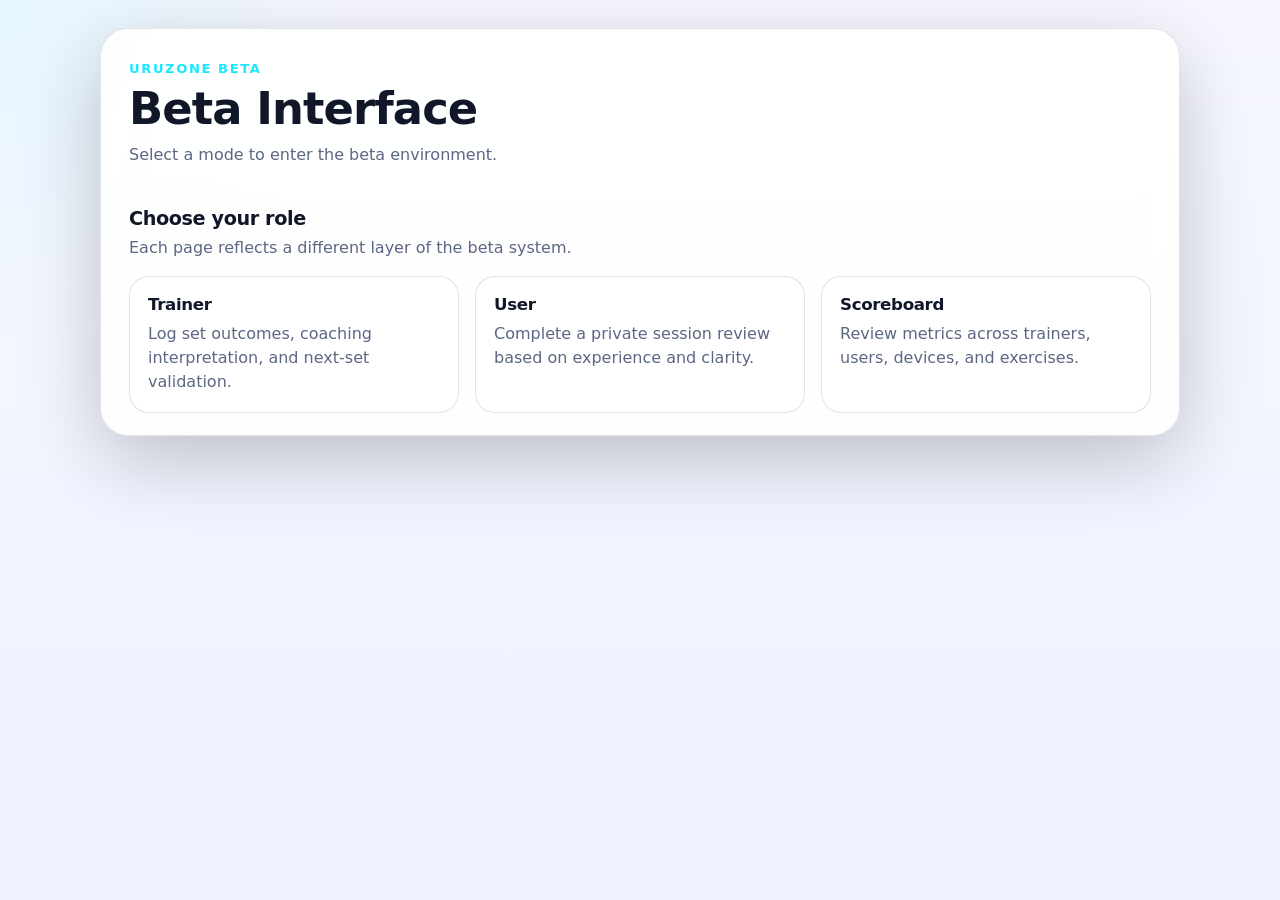
<file: index.html>
<!DOCTYPE html>
<html lang="en">
<head>
  <meta charset="UTF-8" />
  <meta name="viewport" content="width=device-width, initial-scale=1.0" />
  <title>URUzone Beta</title>
  <link rel="stylesheet" href="style.css" />
</head>
<body class="page page-scoreboard">
  <main class="page-shell">
    <section class="app-card">
      <header class="page-header">
        <p class="eyebrow">URUzone Beta</p>
        <h1>Beta Interface</h1>
        <p class="intro">
          Select a mode to enter the beta environment.
        </p>
      </header>

      <section class="section">
        <div class="section-heading">
          <h2>Choose your role</h2>
          <p>Each page reflects a different layer of the beta system.</p>
        </div>

        <div class="card-grid card-grid-3">
          <!-- Trainer -->
          <a href="trainer.html" class="option-card link-card">
            <h3>Trainer</h3>
            <p>
              Log set outcomes, coaching interpretation, and next-set validation.
            </p>
          </a>

          <!-- User -->
          <a href="user.html" class="option-card link-card">
            <h3>User</h3>
            <p>
              Complete a private session review based on experience and clarity.
            </p>
          </a>

          <!-- Scoreboard -->
          <a href="scoreboard.html" class="option-card link-card">
            <h3>Scoreboard</h3>
            <p>
              Review metrics across trainers, users, devices, and exercises.
            </p>
          </a>
        </div>
      </section>
    </section>
  </main>
</body>
</html>
</file>
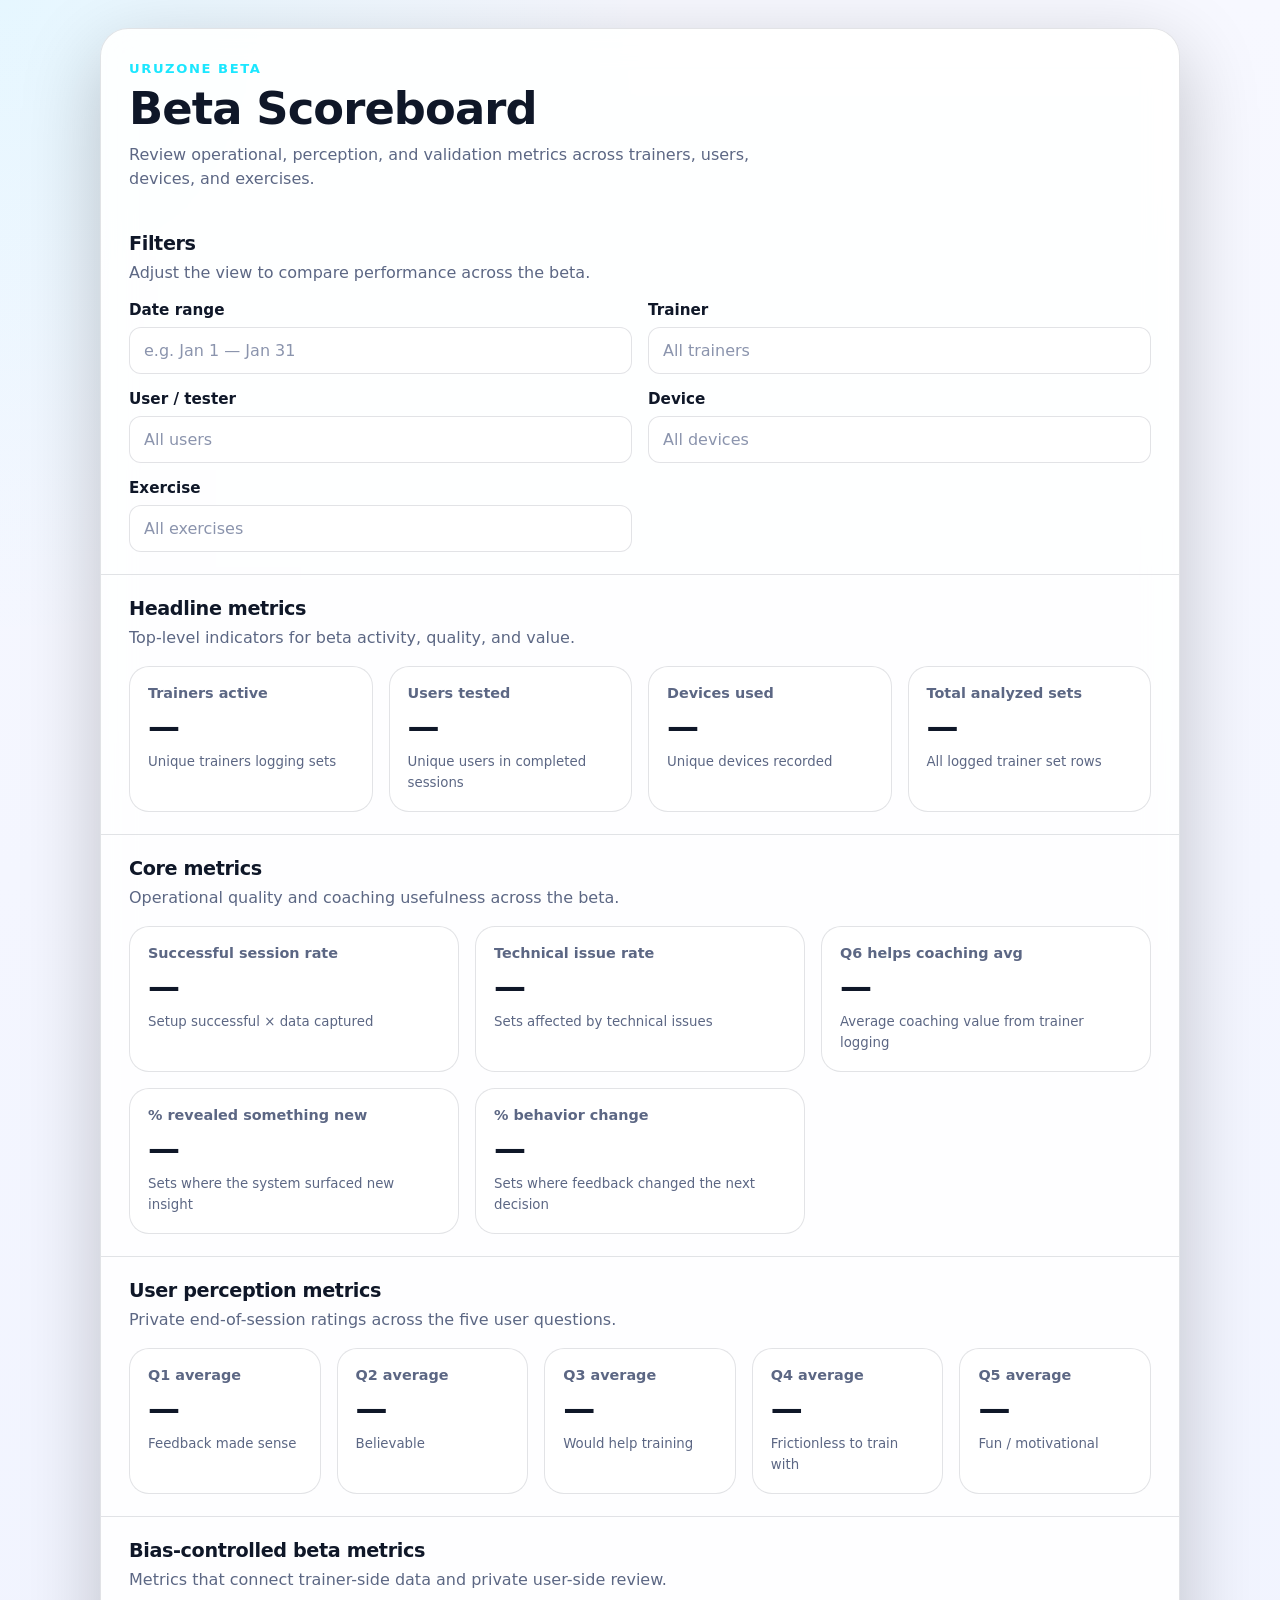
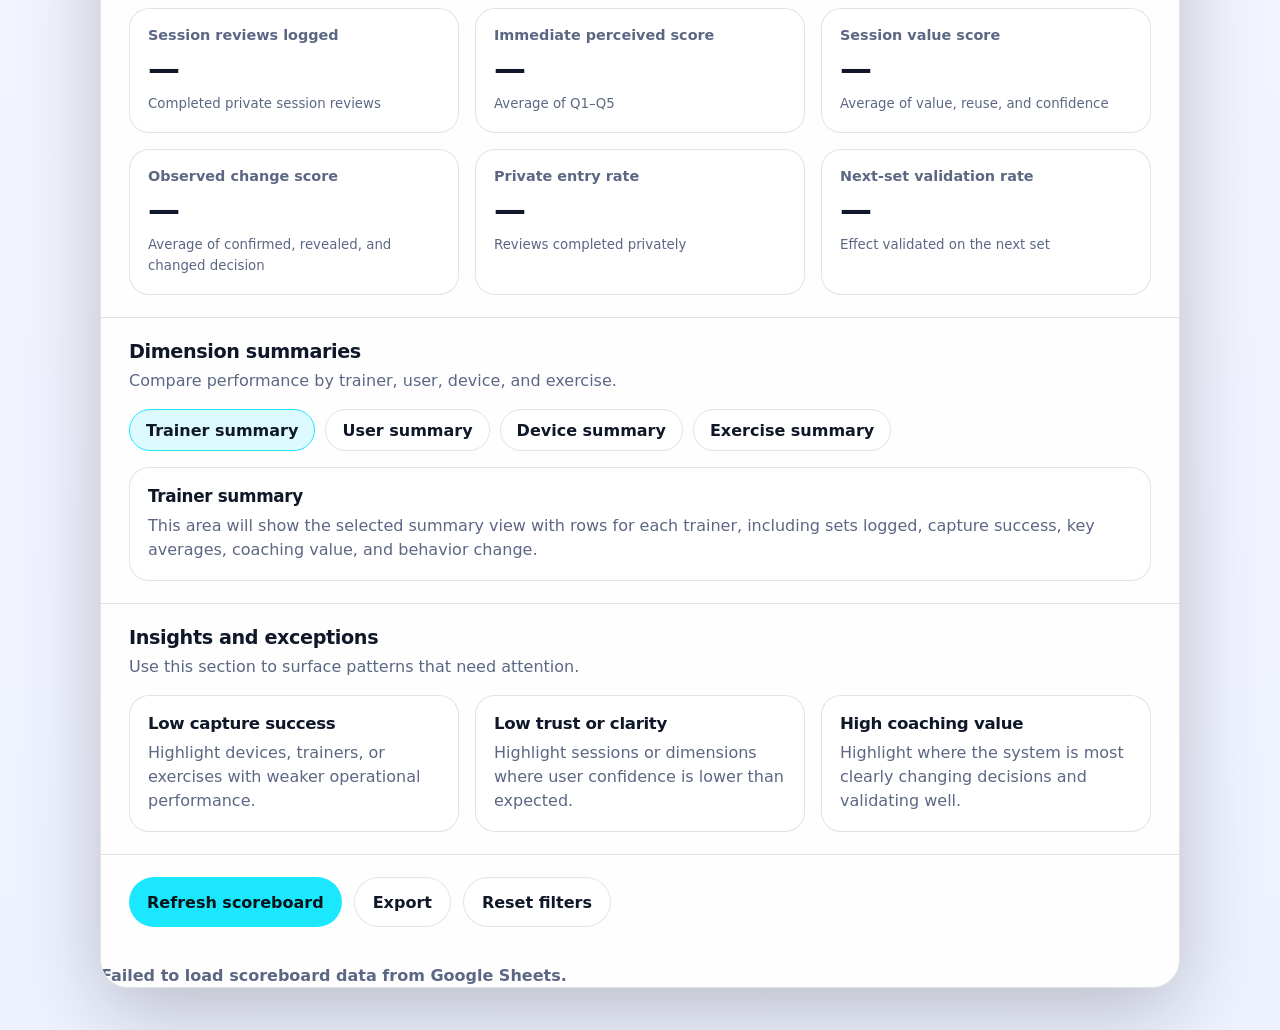
<file: scoreboard.html>
<!DOCTYPE html>
<html lang="en">
<head>
  <meta charset="UTF-8" />
  <meta name="viewport" content="width=device-width, initial-scale=1.0" />
  <title>URUzone Beta — Scoreboard</title>
  <link rel="stylesheet" href="style.css" />
</head>
<body class="page page-scoreboard">
  <main class="page-shell">
    <section class="app-card">
      <header class="page-header">
        <p class="eyebrow">URUzone Beta</p>
        <h1>Beta Scoreboard</h1>
        <p class="intro">
          Review operational, perception, and validation metrics across trainers,
          users, devices, and exercises.
        </p>
      </header>

      <!-- 1. Filters -->
      <section class="section">
        <div class="section-heading">
          <h2>Filters</h2>
          <p>Adjust the view to compare performance across the beta.</p>
        </div>

        <div class="form-grid form-grid-2">
          <div class="field">
            <label for="dateRange">Date range</label>
            <input id="dateRange" name="dateRange" type="text" placeholder="e.g. Jan 1 — Jan 31" />
          </div>

          <div class="field">
            <label for="trainerFilter">Trainer</label>
            <input id="trainerFilter" name="trainerFilter" type="text" placeholder="All trainers" />
          </div>

          <div class="field">
            <label for="userFilter">User / tester</label>
            <input id="userFilter" name="userFilter" type="text" placeholder="All users" />
          </div>

          <div class="field">
            <label for="deviceFilter">Device</label>
            <input id="deviceFilter" name="deviceFilter" type="text" placeholder="All devices" />
          </div>

          <div class="field">
            <label for="exerciseFilter">Exercise</label>
            <input id="exerciseFilter" name="exerciseFilter" type="text" placeholder="All exercises" />
          </div>
        </div>
      </section>

      <!-- 2. KPI strip -->
      <section class="section">
        <div class="section-heading">
          <h2>Headline metrics</h2>
          <p>Top-level indicators for beta activity, quality, and value.</p>
        </div>

        <div class="summary-grid summary-grid-4">
          <article class="summary-card">
            <span class="summary-label">Trainers active</span>
            <strong>—</strong>
            <small>Unique trainers logging sets</small>
          </article>

          <article class="summary-card">
            <span class="summary-label">Users tested</span>
            <strong>—</strong>
            <small>Unique users in completed sessions</small>
          </article>

          <article class="summary-card">
            <span class="summary-label">Devices used</span>
            <strong>—</strong>
            <small>Unique devices recorded</small>
          </article>

          <article class="summary-card">
            <span class="summary-label">Total analyzed sets</span>
            <strong>—</strong>
            <small>All logged trainer set rows</small>
          </article>
        </div>
      </section>

      <!-- 3. Core metrics -->
      <section class="section">
        <div class="section-heading">
          <h2>Core metrics</h2>
          <p>Operational quality and coaching usefulness across the beta.</p>
        </div>

        <div class="summary-grid summary-grid-3">
          <article class="summary-card">
            <span class="summary-label">Successful session rate</span>
            <strong>—</strong>
            <small>Setup successful × data captured</small>
          </article>

          <article class="summary-card">
            <span class="summary-label">Technical issue rate</span>
            <strong>—</strong>
            <small>Sets affected by technical issues</small>
          </article>

          <article class="summary-card">
            <span class="summary-label">Q6 helps coaching avg</span>
            <strong>—</strong>
            <small>Average coaching value from trainer logging</small>
          </article>

          <article class="summary-card">
            <span class="summary-label">% revealed something new</span>
            <strong>—</strong>
            <small>Sets where the system surfaced new insight</small>
          </article>

          <article class="summary-card">
            <span class="summary-label">% behavior change</span>
            <strong>—</strong>
            <small>Sets where feedback changed the next decision</small>
          </article>
        </div>
      </section>

      <!-- 4. User perception metrics -->
      <section class="section">
        <div class="section-heading">
          <h2>User perception metrics</h2>
          <p>Private end-of-session ratings across the five user questions.</p>
        </div>

        <div class="summary-grid summary-grid-5">
          <article class="summary-card">
            <span class="summary-label">Q1 average</span>
            <strong>—</strong>
            <small>Feedback made sense</small>
          </article>

          <article class="summary-card">
            <span class="summary-label">Q2 average</span>
            <strong>—</strong>
            <small>Believable</small>
          </article>

          <article class="summary-card">
            <span class="summary-label">Q3 average</span>
            <strong>—</strong>
            <small>Would help training</small>
          </article>

          <article class="summary-card">
            <span class="summary-label">Q4 average</span>
            <strong>—</strong>
            <small>Frictionless to train with</small>
          </article>

          <article class="summary-card">
            <span class="summary-label">Q5 average</span>
            <strong>—</strong>
            <small>Fun / motivational</small>
          </article>
        </div>
      </section>

      <!-- 5. Bias-controlled beta metrics -->
      <section class="section">
        <div class="section-heading">
          <h2>Bias-controlled beta metrics</h2>
          <p>Metrics that connect trainer-side data and private user-side review.</p>
        </div>

        <div class="summary-grid summary-grid-3">
          <article class="summary-card">
            <span class="summary-label">Session reviews logged</span>
            <strong>—</strong>
            <small>Completed private session reviews</small>
          </article>

          <article class="summary-card">
            <span class="summary-label">Immediate perceived score</span>
            <strong>—</strong>
            <small>Average of Q1–Q5</small>
          </article>

          <article class="summary-card">
            <span class="summary-label">Session value score</span>
            <strong>—</strong>
            <small>Average of value, reuse, and confidence</small>
          </article>

          <article class="summary-card">
            <span class="summary-label">Observed change score</span>
            <strong>—</strong>
            <small>Average of confirmed, revealed, and changed decision</small>
          </article>

          <article class="summary-card">
            <span class="summary-label">Private entry rate</span>
            <strong>—</strong>
            <small>Reviews completed privately</small>
          </article>

          <article class="summary-card">
            <span class="summary-label">Next-set validation rate</span>
            <strong>—</strong>
            <small>Effect validated on the next set</small>
          </article>
        </div>
      </section>

      <!-- 6. Summary tabs / sections -->
      <section class="section">
        <div class="section-heading">
          <h2>Dimension summaries</h2>
          <p>Compare performance by trainer, user, device, and exercise.</p>
        </div>

        <div class="tab-row">
          <button type="button" class="tab-btn active">Trainer summary</button>
          <button type="button" class="tab-btn">User summary</button>
          <button type="button" class="tab-btn">Device summary</button>
          <button type="button" class="tab-btn">Exercise summary</button>
        </div>

        <div class="table-card top-gap">
          <div class="table-placeholder">
            <h3>Trainer summary</h3>
            <p>
              This area will show the selected summary view with rows for each trainer,
              including sets logged, capture success, key averages, coaching value,
              and behavior change.
            </p>
          </div>
        </div>
      </section>

      <!-- 7. Insights / exceptions -->
      <section class="section">
        <div class="section-heading">
          <h2>Insights and exceptions</h2>
          <p>Use this section to surface patterns that need attention.</p>
        </div>

        <div class="card-grid card-grid-3">
          <article class="option-card">
            <h3>Low capture success</h3>
            <p>Highlight devices, trainers, or exercises with weaker operational performance.</p>
          </article>

          <article class="option-card">
            <h3>Low trust or clarity</h3>
            <p>Highlight sessions or dimensions where user confidence is lower than expected.</p>
          </article>

          <article class="option-card">
            <h3>High coaching value</h3>
            <p>Highlight where the system is most clearly changing decisions and validating well.</p>
          </article>
        </div>
      </section>

      <!-- 8. Actions -->
      <section class="section action-row">
        <button type="button" class="primary-btn">Refresh scoreboard</button>
        <button type="button" class="secondary-btn">Export</button>
        <button type="button" class="ghost-btn">Reset filters</button>
      </section>
    </section>
  </main>

  <script src="scoreboard.js"></script>
</body>
</html>
</file>
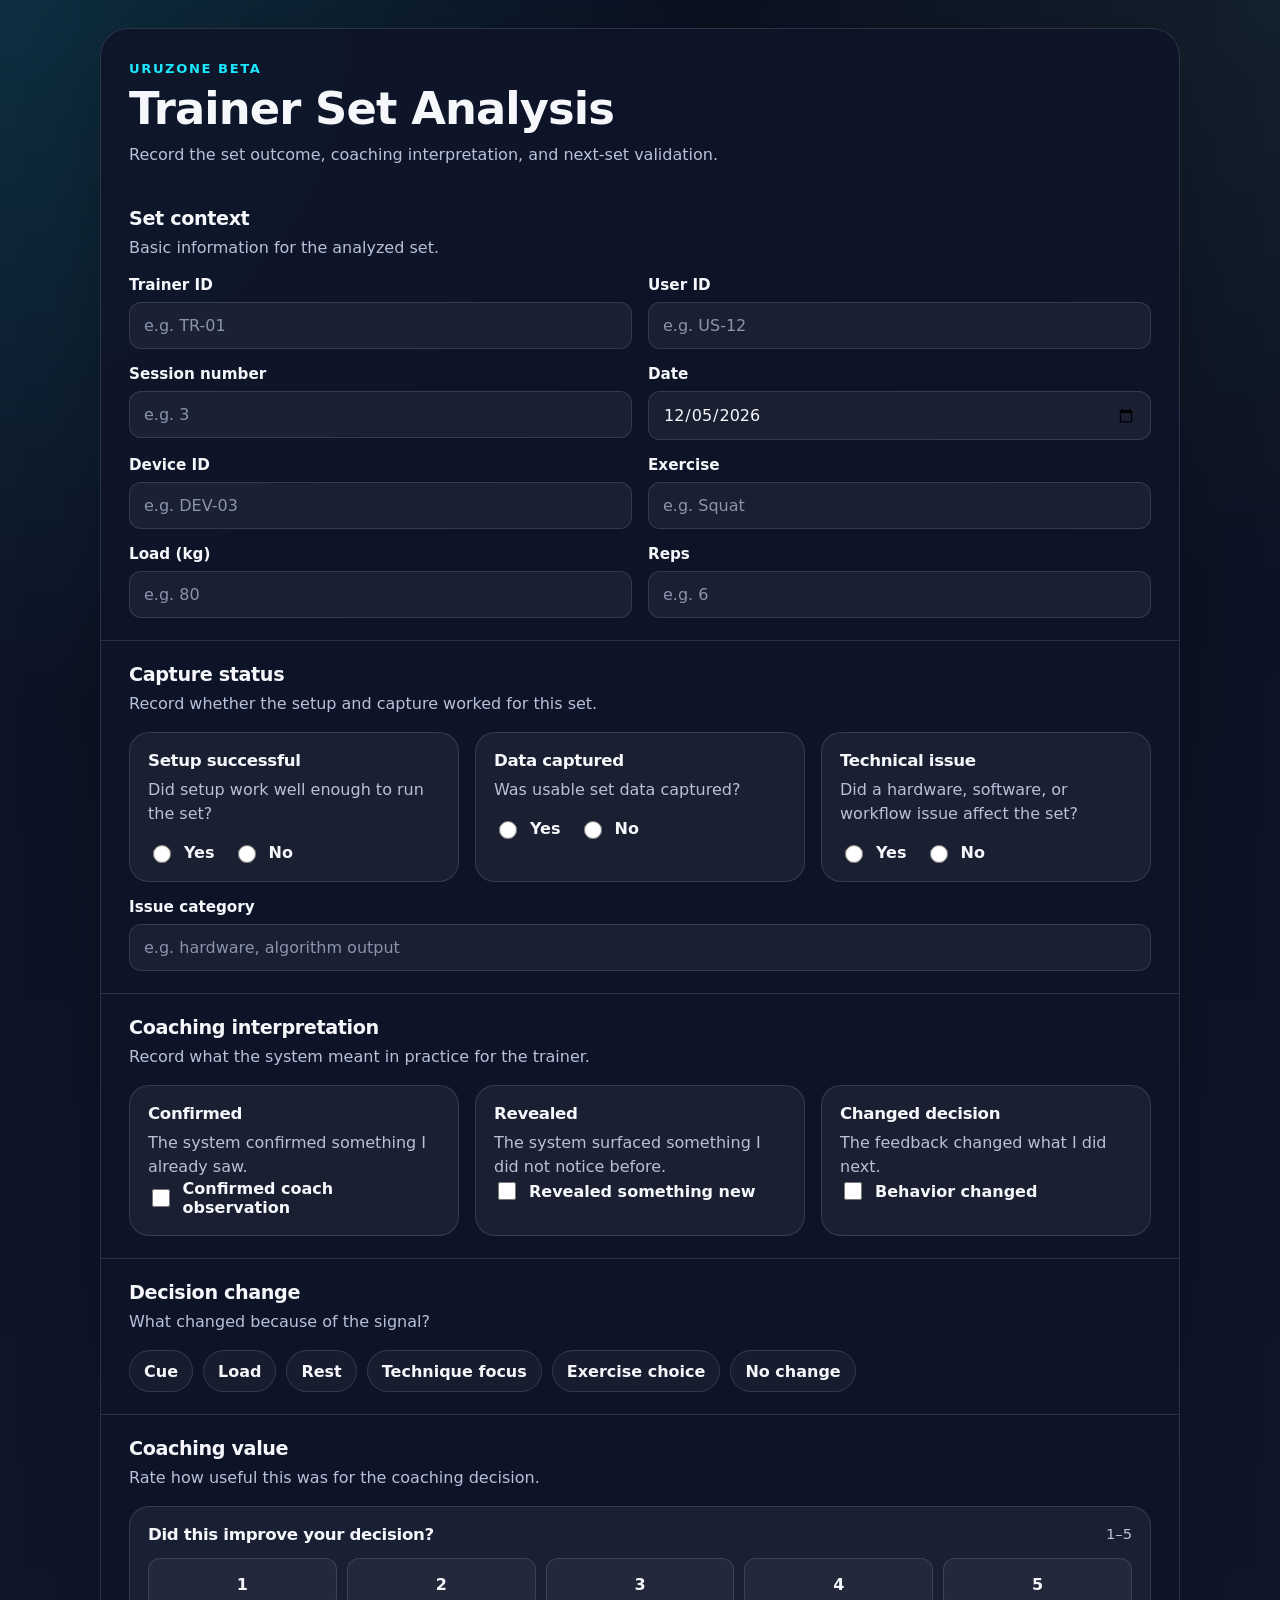
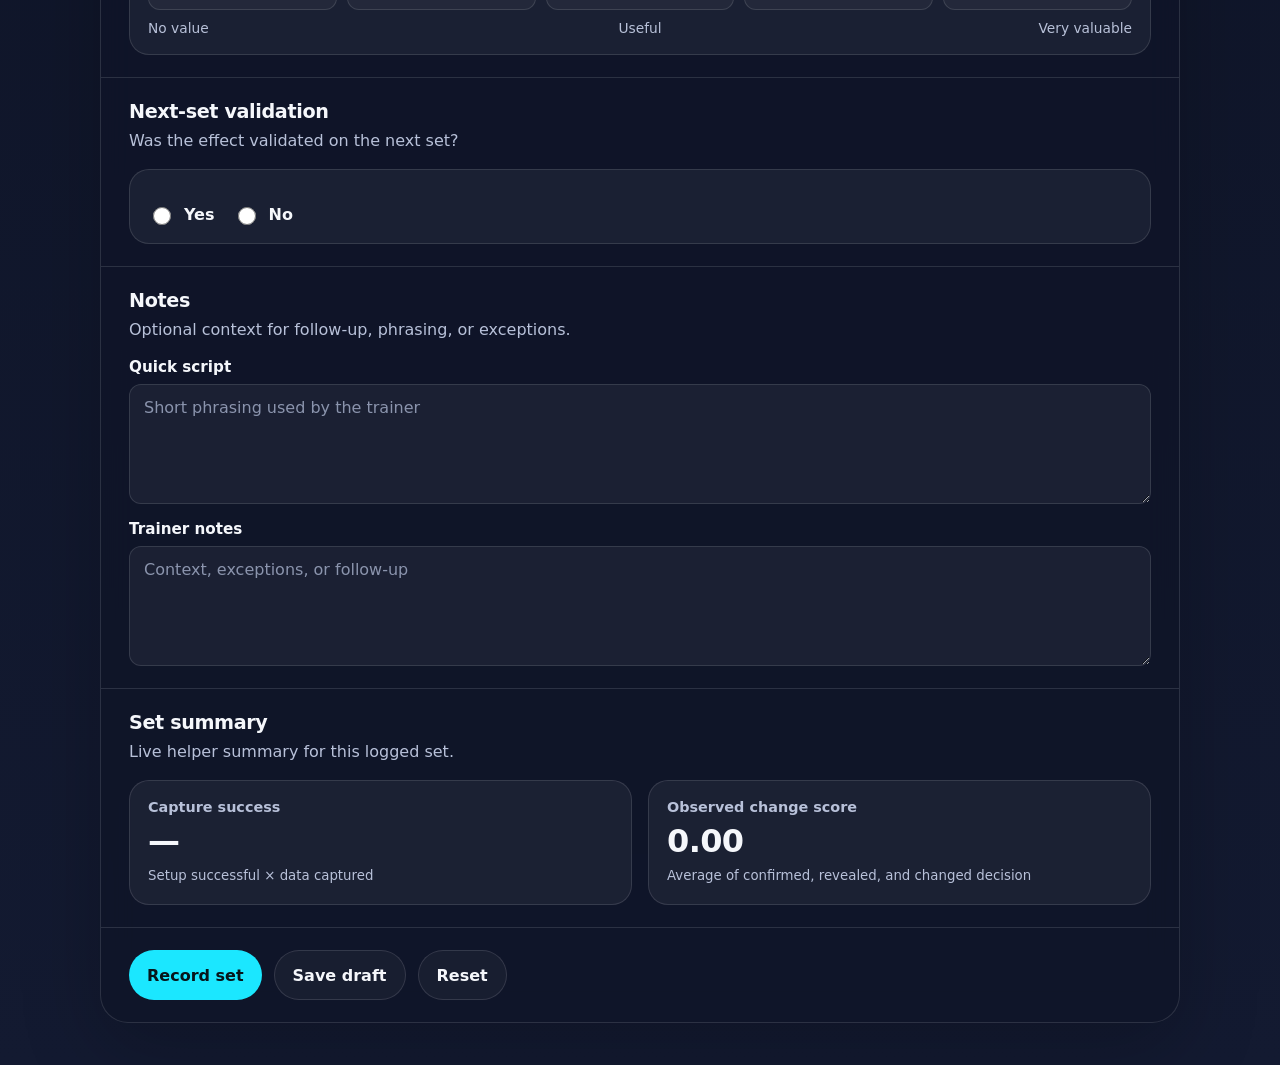
<file: trainer.html>
<!DOCTYPE html>
<html lang="en">
<head>
  <meta charset="UTF-8" />
  <meta name="viewport" content="width=device-width, initial-scale=1.0" />
  <title>URUzone Beta — Trainer Set Analysis</title>
  <link rel="stylesheet" href="style.css" />
</head>
<body class="page page-trainer">
  <main class="page-shell">
    <section class="app-card">
      <header class="page-header">
        <p class="eyebrow">URUzone Beta</p>
        <h1>Trainer Set Analysis</h1>
        <p class="intro">
          Record the set outcome, coaching interpretation, and next-set validation.
        </p>
      </header>

      <form id="trainerForm" novalidate>
        <!-- 1. Set context -->
        <section class="section">
          <div class="section-heading">
            <h2>Set context</h2>
            <p>Basic information for the analyzed set.</p>
          </div>

          <div class="form-grid form-grid-2">
            <div class="field">
              <label for="trainerId">Trainer ID</label>
              <input id="trainerId" name="trainerId" type="text" placeholder="e.g. TR-01" />
            </div>

            <div class="field">
              <label for="userId">User ID</label>
              <input id="userId" name="userId" type="text" placeholder="e.g. US-12" />
            </div>

            <div class="field">
              <label for="sessionNumber">Session number</label>
              <input id="sessionNumber" name="sessionNumber" type="number" min="1" step="1" placeholder="e.g. 3" />
            </div>

            <div class="field">
              <label for="sessionDate">Date</label>
              <input id="sessionDate" name="sessionDate" type="date" />
            </div>

            <div class="field">
              <label for="deviceId">Device ID</label>
              <input id="deviceId" name="deviceId" type="text" placeholder="e.g. DEV-03" />
            </div>

            <div class="field">
              <label for="exercise">Exercise</label>
              <input id="exercise" name="exercise" type="text" placeholder="e.g. Squat" />
            </div>

            <div class="field">
              <label for="loadKg">Load (kg)</label>
              <input id="loadKg" name="loadKg" type="number" min="0" step="1" placeholder="e.g. 80" />
            </div>

            <div class="field">
              <label for="reps">Reps</label>
              <input id="reps" name="reps" type="number" min="1" step="1" placeholder="e.g. 6" />
            </div>
          </div>
        </section>

        <!-- 2. Capture status -->
        <section class="section">
          <div class="section-heading">
            <h2>Capture status</h2>
            <p>Record whether the setup and capture worked for this set.</p>
          </div>

          <div class="card-grid card-grid-3">
            <article class="option-card">
              <h3>Setup successful</h3>
              <p>Did setup work well enough to run the set?</p>
              <div class="inline-options">
                <label><input type="radio" name="setupSuccessful" value="1" /> Yes</label>
                <label><input type="radio" name="setupSuccessful" value="0" /> No</label>
              </div>
            </article>

            <article class="option-card">
              <h3>Data captured</h3>
              <p>Was usable set data captured?</p>
              <div class="inline-options">
                <label><input type="radio" name="dataCaptured" value="1" /> Yes</label>
                <label><input type="radio" name="dataCaptured" value="0" /> No</label>
              </div>
            </article>

            <article class="option-card">
              <h3>Technical issue</h3>
              <p>Did a hardware, software, or workflow issue affect the set?</p>
              <div class="inline-options">
                <label><input type="radio" name="technicalIssue" value="1" /> Yes</label>
                <label><input type="radio" name="technicalIssue" value="0" /> No</label>
              </div>
            </article>
          </div>

          <div class="form-grid form-grid-1 top-gap">
            <div class="field">
              <label for="issueCategory">Issue category</label>
              <input id="issueCategory" name="issueCategory" type="text" placeholder="e.g. hardware, algorithm output" />
            </div>
          </div>
        </section>

        <!-- 3. Coaching interpretation -->
        <section class="section">
          <div class="section-heading">
            <h2>Coaching interpretation</h2>
            <p>Record what the system meant in practice for the trainer.</p>
          </div>

          <div class="card-grid card-grid-3">
            <article class="option-card">
              <h3>Confirmed</h3>
              <p>The system confirmed something I already saw.</p>
              <label class="checkbox-row">
                <input id="confirmedObservation" name="confirmedObservation" type="checkbox" />
                <span>Confirmed coach observation</span>
              </label>
            </article>

            <article class="option-card">
              <h3>Revealed</h3>
              <p>The system surfaced something I did not notice before.</p>
              <label class="checkbox-row">
                <input id="revealedSomethingNew" name="revealedSomethingNew" type="checkbox" />
                <span>Revealed something new</span>
              </label>
            </article>

            <article class="option-card">
              <h3>Changed decision</h3>
              <p>The feedback changed what I did next.</p>
              <label class="checkbox-row">
                <input id="behaviorChange" name="behaviorChange" type="checkbox" />
                <span>Behavior changed</span>
              </label>
            </article>
          </div>
        </section>

        <!-- 4. Decision change -->
        <section class="section">
          <div class="section-heading">
            <h2>Decision change</h2>
            <p>What changed because of the signal?</p>
          </div>

          <div class="chip-group">
            <label class="chip-option">
              <input type="checkbox" name="decisionChange" value="cue" />
              <span>Cue</span>
            </label>

            <label class="chip-option">
              <input type="checkbox" name="decisionChange" value="load" />
              <span>Load</span>
            </label>

            <label class="chip-option">
              <input type="checkbox" name="decisionChange" value="rest" />
              <span>Rest</span>
            </label>

            <label class="chip-option">
              <input type="checkbox" name="decisionChange" value="techniqueFocus" />
              <span>Technique focus</span>
            </label>

            <label class="chip-option">
              <input type="checkbox" name="decisionChange" value="exerciseChoice" />
              <span>Exercise choice</span>
            </label>

            <label class="chip-option">
              <input type="checkbox" name="decisionChange" value="noChange" />
              <span>No change</span>
            </label>
          </div>
        </section>

        <!-- 5. Coaching value -->
        <section class="section">
          <div class="section-heading">
            <h2>Coaching value</h2>
            <p>Rate how useful this was for the coaching decision.</p>
          </div>

          <div class="question-card">
            <div class="question-head">
              <h3>Did this improve your decision?</h3>
              <span class="selected-value">1–5</span>
            </div>

            <div class="scale-group">
              <label class="scale-option"><input type="radio" name="coachingValue" value="1" /> <span>1</span></label>
              <label class="scale-option"><input type="radio" name="coachingValue" value="2" /> <span>2</span></label>
              <label class="scale-option"><input type="radio" name="coachingValue" value="3" /> <span>3</span></label>
              <label class="scale-option"><input type="radio" name="coachingValue" value="4" /> <span>4</span></label>
              <label class="scale-option"><input type="radio" name="coachingValue" value="5" /> <span>5</span></label>
            </div>

            <div class="scale-labels">
              <span>No value</span>
              <span>Useful</span>
              <span>Very valuable</span>
            </div>
          </div>
        </section>

        <!-- 6. Next-set validation -->
        <section class="section">
          <div class="section-heading">
            <h2>Next-set validation</h2>
            <p>Was the effect validated on the next set?</p>
          </div>

          <div class="option-card">
            <div class="inline-options">
              <label><input type="radio" name="validatedNextSet" value="1" /> Yes</label>
              <label><input type="radio" name="validatedNextSet" value="0" /> No</label>
            </div>
          </div>
        </section>

        <!-- 7. Notes -->
        <section class="section">
          <div class="section-heading">
            <h2>Notes</h2>
            <p>Optional context for follow-up, phrasing, or exceptions.</p>
          </div>

          <div class="form-grid form-grid-1">
            <div class="field">
              <label for="quickScript">Quick script</label>
              <textarea id="quickScript" name="quickScript" rows="3" placeholder="Short phrasing used by the trainer"></textarea>
            </div>

            <div class="field">
              <label for="trainerNotes">Trainer notes</label>
              <textarea id="trainerNotes" name="trainerNotes" rows="4" placeholder="Context, exceptions, or follow-up"></textarea>
            </div>
          </div>
        </section>

        <!-- 8. Summary -->
        <section class="section">
          <div class="section-heading">
            <h2>Set summary</h2>
            <p>Live helper summary for this logged set.</p>
          </div>

          <div class="summary-grid">
            <article class="summary-card">
              <span class="summary-label">Capture success</span>
              <strong>—</strong>
              <small>Setup successful × data captured</small>
            </article>

            <article class="summary-card">
              <span class="summary-label">Observed change score</span>
              <strong>—</strong>
              <small>Average of confirmed, revealed, and changed decision</small>
            </article>
          </div>
        </section>

        <!-- 9. Actions -->
        <section class="section action-row">
          <button type="submit" class="primary-btn">Record set</button>
          <button type="button" class="secondary-btn">Save draft</button>
          <button type="reset" class="ghost-btn">Reset</button>
        </section>
      </form>
    </section>
  </main>

  <script src="trainer.js"></script>
</body>
</html>
</file>
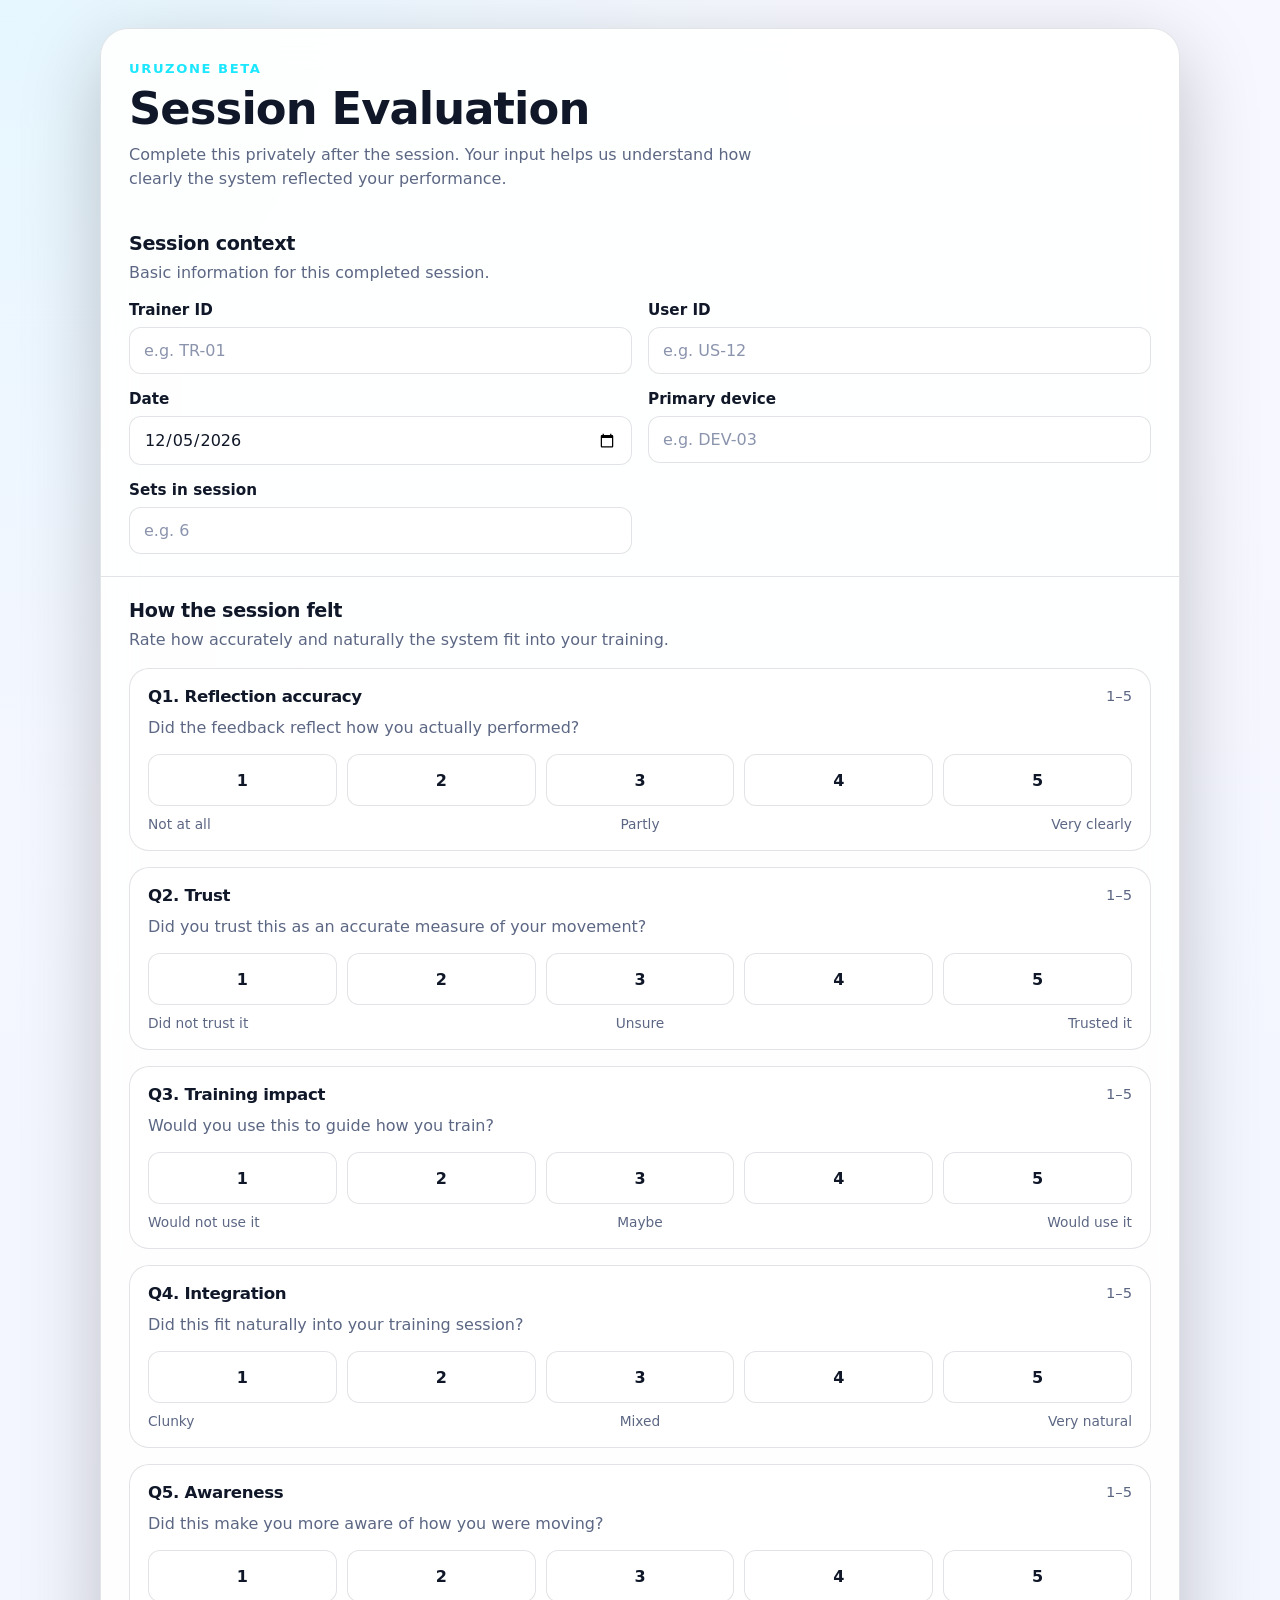
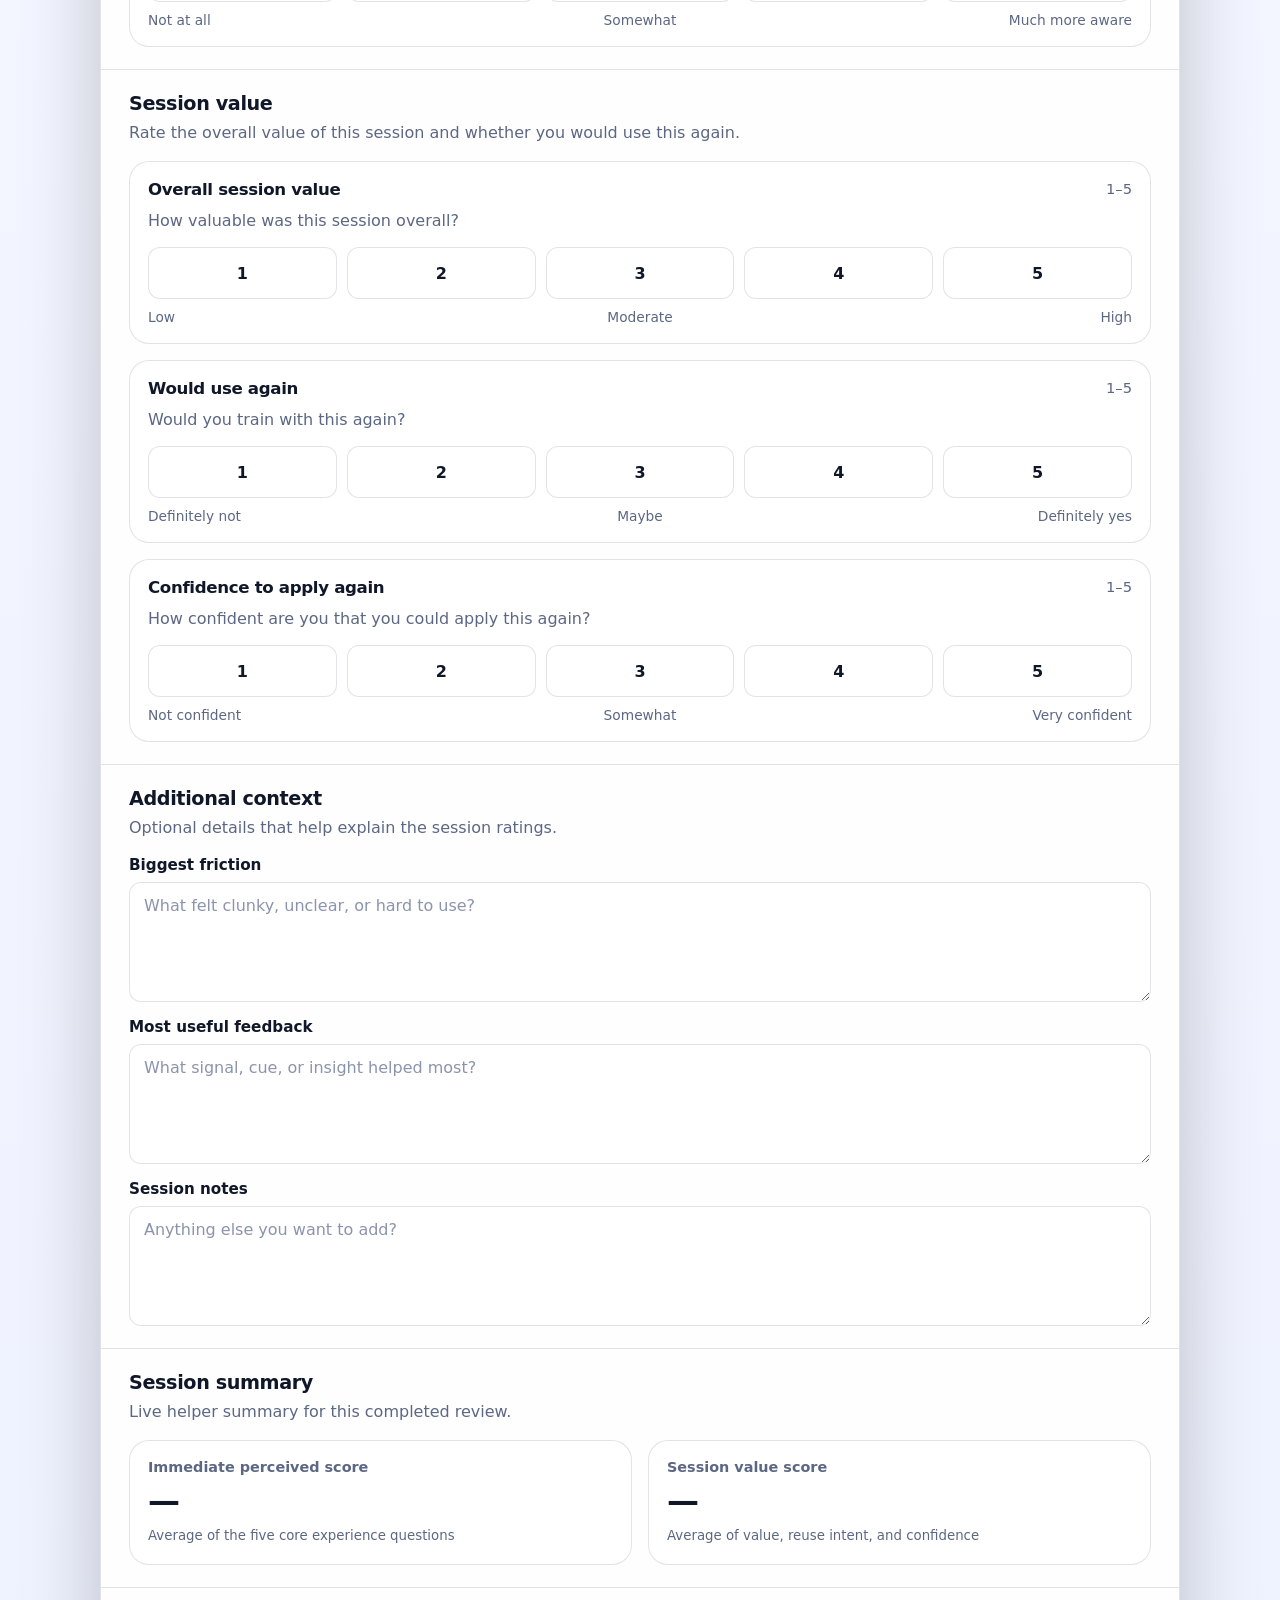
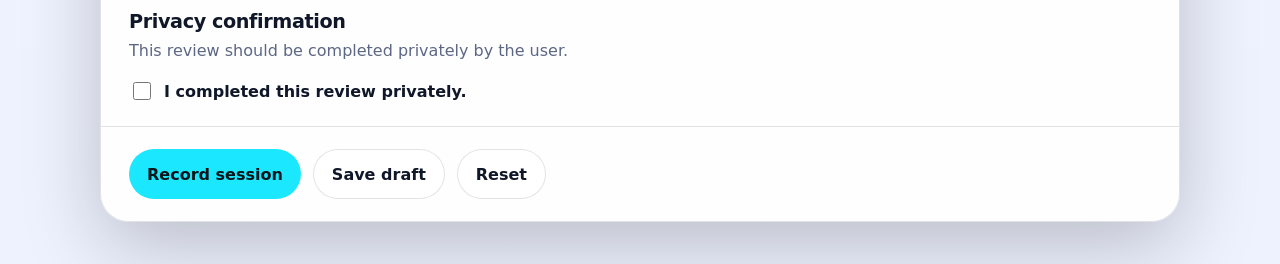
<file: user.html>
<!DOCTYPE html>
<html lang="en">
<head>
  <meta charset="UTF-8" />
  <meta name="viewport" content="width=device-width, initial-scale=1.0" />
  <title>URUzone Beta — User Session Evaluation</title>
  <link rel="stylesheet" href="style.css" />
</head>
<body class="page page-user">
  <main class="page-shell">
    <section class="app-card">
      <header class="page-header">
        <p class="eyebrow">URUzone Beta</p>
        <h1>Session Evaluation</h1>
        <p class="intro">
          Complete this privately after the session. Your input helps us understand
          how clearly the system reflected your performance.
        </p>
      </header>

      <form id="userForm" novalidate>
        <!-- 1. Session context -->
        <section class="section">
          <div class="section-heading">
            <h2>Session context</h2>
            <p>Basic information for this completed session.</p>
          </div>

          <div class="form-grid form-grid-2">
            <div class="field">
              <label for="trainerId">Trainer ID</label>
              <input id="trainerId" name="trainerId" type="text" placeholder="e.g. TR-01" />
            </div>

            <div class="field">
              <label for="userId">User ID</label>
              <input id="userId" name="userId" type="text" placeholder="e.g. US-12" />
            </div>

            <div class="field">
              <label for="reviewDate">Date</label>
              <input id="reviewDate" name="reviewDate" type="date" />
            </div>

            <div class="field">
              <label for="primaryDeviceId">Primary device</label>
              <input id="primaryDeviceId" name="primaryDeviceId" type="text" placeholder="e.g. DEV-03" />
            </div>

            <div class="field">
              <label for="setsInSession">Sets in session</label>
              <input id="setsInSession" name="setsInSession" type="number" min="1" step="1" placeholder="e.g. 6" />
            </div>
          </div>
        </section>

        <!-- 2. Core evaluation -->
        <section class="section">
          <div class="section-heading">
            <h2>How the session felt</h2>
            <p>Rate how accurately and naturally the system fit into your training.</p>
          </div>

          <div class="question-list">
            <article class="question-card">
              <div class="question-head">
                <h3>Q1. Reflection accuracy</h3>
                <span class="selected-value">1–5</span>
              </div>

              <p class="question-text">
                Did the feedback reflect how you actually performed?
              </p>

              <div class="scale-group">
                <label class="scale-option"><input type="radio" name="q1ReflectionAccuracy" value="1" /> <span>1</span></label>
                <label class="scale-option"><input type="radio" name="q1ReflectionAccuracy" value="2" /> <span>2</span></label>
                <label class="scale-option"><input type="radio" name="q1ReflectionAccuracy" value="3" /> <span>3</span></label>
                <label class="scale-option"><input type="radio" name="q1ReflectionAccuracy" value="4" /> <span>4</span></label>
                <label class="scale-option"><input type="radio" name="q1ReflectionAccuracy" value="5" /> <span>5</span></label>
              </div>

              <div class="scale-labels">
                <span>Not at all</span>
                <span>Partly</span>
                <span>Very clearly</span>
              </div>
            </article>

            <article class="question-card">
              <div class="question-head">
                <h3>Q2. Trust</h3>
                <span class="selected-value">1–5</span>
              </div>

              <p class="question-text">
                Did you trust this as an accurate measure of your movement?
              </p>

              <div class="scale-group">
                <label class="scale-option"><input type="radio" name="q2Trust" value="1" /> <span>1</span></label>
                <label class="scale-option"><input type="radio" name="q2Trust" value="2" /> <span>2</span></label>
                <label class="scale-option"><input type="radio" name="q2Trust" value="3" /> <span>3</span></label>
                <label class="scale-option"><input type="radio" name="q2Trust" value="4" /> <span>4</span></label>
                <label class="scale-option"><input type="radio" name="q2Trust" value="5" /> <span>5</span></label>
              </div>

              <div class="scale-labels">
                <span>Did not trust it</span>
                <span>Unsure</span>
                <span>Trusted it</span>
              </div>
            </article>

            <article class="question-card">
              <div class="question-head">
                <h3>Q3. Training impact</h3>
                <span class="selected-value">1–5</span>
              </div>

              <p class="question-text">
                Would you use this to guide how you train?
              </p>

              <div class="scale-group">
                <label class="scale-option"><input type="radio" name="q3TrainingImpact" value="1" /> <span>1</span></label>
                <label class="scale-option"><input type="radio" name="q3TrainingImpact" value="2" /> <span>2</span></label>
                <label class="scale-option"><input type="radio" name="q3TrainingImpact" value="3" /> <span>3</span></label>
                <label class="scale-option"><input type="radio" name="q3TrainingImpact" value="4" /> <span>4</span></label>
                <label class="scale-option"><input type="radio" name="q3TrainingImpact" value="5" /> <span>5</span></label>
              </div>

              <div class="scale-labels">
                <span>Would not use it</span>
                <span>Maybe</span>
                <span>Would use it</span>
              </div>
            </article>

            <article class="question-card">
              <div class="question-head">
                <h3>Q4. Integration</h3>
                <span class="selected-value">1–5</span>
              </div>

              <p class="question-text">
                Did this fit naturally into your training session?
              </p>

              <div class="scale-group">
                <label class="scale-option"><input type="radio" name="q4Integration" value="1" /> <span>1</span></label>
                <label class="scale-option"><input type="radio" name="q4Integration" value="2" /> <span>2</span></label>
                <label class="scale-option"><input type="radio" name="q4Integration" value="3" /> <span>3</span></label>
                <label class="scale-option"><input type="radio" name="q4Integration" value="4" /> <span>4</span></label>
                <label class="scale-option"><input type="radio" name="q4Integration" value="5" /> <span>5</span></label>
              </div>

              <div class="scale-labels">
                <span>Clunky</span>
                <span>Mixed</span>
                <span>Very natural</span>
              </div>
            </article>

            <article class="question-card">
              <div class="question-head">
                <h3>Q5. Awareness</h3>
                <span class="selected-value">1–5</span>
              </div>

              <p class="question-text">
                Did this make you more aware of how you were moving?
              </p>

              <div class="scale-group">
                <label class="scale-option"><input type="radio" name="q5Awareness" value="1" /> <span>1</span></label>
                <label class="scale-option"><input type="radio" name="q5Awareness" value="2" /> <span>2</span></label>
                <label class="scale-option"><input type="radio" name="q5Awareness" value="3" /> <span>3</span></label>
                <label class="scale-option"><input type="radio" name="q5Awareness" value="4" /> <span>4</span></label>
                <label class="scale-option"><input type="radio" name="q5Awareness" value="5" /> <span>5</span></label>
              </div>

              <div class="scale-labels">
                <span>Not at all</span>
                <span>Somewhat</span>
                <span>Much more aware</span>
              </div>
            </article>
          </div>
        </section>

        <!-- 3. Session value -->
        <section class="section">
          <div class="section-heading">
            <h2>Session value</h2>
            <p>Rate the overall value of this session and whether you would use this again.</p>
          </div>

          <div class="question-list">
            <article class="question-card">
              <div class="question-head">
                <h3>Overall session value</h3>
                <span class="selected-value">1–5</span>
              </div>

              <p class="question-text">
                How valuable was this session overall?
              </p>

              <div class="scale-group">
                <label class="scale-option"><input type="radio" name="overallSessionValue" value="1" /> <span>1</span></label>
                <label class="scale-option"><input type="radio" name="overallSessionValue" value="2" /> <span>2</span></label>
                <label class="scale-option"><input type="radio" name="overallSessionValue" value="3" /> <span>3</span></label>
                <label class="scale-option"><input type="radio" name="overallSessionValue" value="4" /> <span>4</span></label>
                <label class="scale-option"><input type="radio" name="overallSessionValue" value="5" /> <span>5</span></label>
              </div>

              <div class="scale-labels">
                <span>Low</span>
                <span>Moderate</span>
                <span>High</span>
              </div>
            </article>

            <article class="question-card">
              <div class="question-head">
                <h3>Would use again</h3>
                <span class="selected-value">1–5</span>
              </div>

              <p class="question-text">
                Would you train with this again?
              </p>

              <div class="scale-group">
                <label class="scale-option"><input type="radio" name="wouldUseAgain" value="1" /> <span>1</span></label>
                <label class="scale-option"><input type="radio" name="wouldUseAgain" value="2" /> <span>2</span></label>
                <label class="scale-option"><input type="radio" name="wouldUseAgain" value="3" /> <span>3</span></label>
                <label class="scale-option"><input type="radio" name="wouldUseAgain" value="4" /> <span>4</span></label>
                <label class="scale-option"><input type="radio" name="wouldUseAgain" value="5" /> <span>5</span></label>
              </div>

              <div class="scale-labels">
                <span>Definitely not</span>
                <span>Maybe</span>
                <span>Definitely yes</span>
              </div>
            </article>

            <article class="question-card">
              <div class="question-head">
                <h3>Confidence to apply again</h3>
                <span class="selected-value">1–5</span>
              </div>

              <p class="question-text">
                How confident are you that you could apply this again?
              </p>

              <div class="scale-group">
                <label class="scale-option"><input type="radio" name="confidenceToApplyAgain" value="1" /> <span>1</span></label>
                <label class="scale-option"><input type="radio" name="confidenceToApplyAgain" value="2" /> <span>2</span></label>
                <label class="scale-option"><input type="radio" name="confidenceToApplyAgain" value="3" /> <span>3</span></label>
                <label class="scale-option"><input type="radio" name="confidenceToApplyAgain" value="4" /> <span>4</span></label>
                <label class="scale-option"><input type="radio" name="confidenceToApplyAgain" value="5" /> <span>5</span></label>
              </div>

              <div class="scale-labels">
                <span>Not confident</span>
                <span>Somewhat</span>
                <span>Very confident</span>
              </div>
            </article>
          </div>
        </section>

        <!-- 4. Additional context -->
        <section class="section">
          <div class="section-heading">
            <h2>Additional context</h2>
            <p>Optional details that help explain the session ratings.</p>
          </div>

          <div class="form-grid form-grid-1">
            <div class="field">
              <label for="biggestFriction">Biggest friction</label>
              <textarea
                id="biggestFriction"
                name="biggestFriction"
                rows="4"
                placeholder="What felt clunky, unclear, or hard to use?"
              ></textarea>
            </div>

            <div class="field">
              <label for="mostUsefulFeedback">Most useful feedback</label>
              <textarea
                id="mostUsefulFeedback"
                name="mostUsefulFeedback"
                rows="4"
                placeholder="What signal, cue, or insight helped most?"
              ></textarea>
            </div>

            <div class="field">
              <label for="sessionNotes">Session notes</label>
              <textarea
                id="sessionNotes"
                name="sessionNotes"
                rows="4"
                placeholder="Anything else you want to add?"
              ></textarea>
            </div>
          </div>
        </section>

        <!-- 5. Summary -->
        <section class="section">
          <div class="section-heading">
            <h2>Session summary</h2>
            <p>Live helper summary for this completed review.</p>
          </div>

          <div class="summary-grid">
            <article class="summary-card">
              <span class="summary-label">Immediate perceived score</span>
              <strong>—</strong>
              <small>Average of the five core experience questions</small>
            </article>

            <article class="summary-card">
              <span class="summary-label">Session value score</span>
              <strong>—</strong>
              <small>Average of value, reuse intent, and confidence</small>
            </article>
          </div>
        </section>

        <!-- 6. Privacy confirmation -->
        <section class="section">
          <div class="section-heading">
            <h2>Privacy confirmation</h2>
            <p>This review should be completed privately by the user.</p>
          </div>

          <label class="checkbox-row">
            <input id="privateReview" name="privateReview" type="checkbox" />
            <span>I completed this review privately.</span>
          </label>
        </section>

        <!-- 7. Actions -->
        <section class="section action-row">
          <button type="submit" class="primary-btn">Record session</button>
          <button type="button" class="secondary-btn">Save draft</button>
          <button type="reset" class="ghost-btn">Reset</button>
        </section>
      </form>
    </section>
  </main>

  <script src="user.js"></script>
</body>
</html>
</file>
<file: style.css>
:root {
  --bg-dark: #0b1020;
  --bg-dark-2: #131a31;
  --bg-light: #eef2ff;
  --bg-light-2: #f7f8ff;

  --panel-dark: rgba(15, 21, 40, 0.88);
  --panel-light: rgba(255, 255, 255, 0.9);

  --card-dark: rgba(255, 255, 255, 0.05);
  --card-light: rgba(255, 255, 255, 0.92);

  --border-dark: rgba(255, 255, 255, 0.12);
  --border-light: rgba(19, 28, 48, 0.12);

  --text-dark: #f5f7fb;
  --text-light: #0f1728;

  --muted-dark: #b8c1d9;
  --muted-light: #5c6784;

  --primary: #1be7ff;
  --primary-strong: #0ed0e8;
  --success: #6ee7b7;
  --danger: #ff6b6b;
  --warning: #ffd166;

  --radius-xl: 28px;
  --radius-lg: 20px;
  --radius-md: 14px;
  --radius-sm: 10px;

  --shadow-lg: 0 24px 80px rgba(0, 0, 0, 0.22);
  --shadow-md: 0 14px 36px rgba(0, 0, 0, 0.12);

  --max-width: 1080px;

  --font-body: Inter, ui-sans-serif, system-ui, -apple-system, BlinkMacSystemFont, "Segoe UI", sans-serif;
  --font-display: "Segoe UI", Inter, system-ui, sans-serif;
}

/* Reset */
* {
  box-sizing: border-box;
}

html {
  font-size: 16px;
}

body {
  margin: 0;
  font-family: var(--font-body);
  -webkit-font-smoothing: antialiased;
  text-rendering: optimizeLegibility;
}

button,
input,
textarea,
select {
  font: inherit;
}

a {
  color: inherit;
}

/* Page themes */
body.page-trainer {
  color: var(--text-dark);
  background:
    radial-gradient(circle at top left, rgba(27, 231, 255, 0.14), transparent 24%),
    radial-gradient(circle at top right, rgba(110, 231, 183, 0.08), transparent 20%),
    linear-gradient(180deg, var(--bg-dark) 0%, var(--bg-dark-2) 100%);
}

body.page-user,
body.page-scoreboard {
  color: var(--text-light);
  background:
    radial-gradient(circle at top left, rgba(27, 231, 255, 0.08), transparent 22%),
    linear-gradient(180deg, var(--bg-light-2) 0%, var(--bg-light) 100%);
}

/* Main shell */
.page-shell {
  min-height: 100vh;
  padding: 28px 16px 42px;
}

.app-card {
  max-width: var(--max-width);
  margin: 0 auto;
  border-radius: var(--radius-xl);
  overflow: hidden;
  box-shadow: var(--shadow-lg);
  backdrop-filter: blur(16px);
}

.page-trainer .app-card {
  background: var(--panel-dark);
  border: 1px solid var(--border-dark);
}

.page-user .app-card,
.page-scoreboard .app-card {
  background: var(--panel-light);
  border: 1px solid var(--border-light);
}

/* Header */
.page-header {
  padding: 32px 28px 18px;
}

.eyebrow {
  margin: 0 0 10px;
  color: var(--primary);
  font-size: 0.82rem;
  font-weight: 800;
  letter-spacing: 0.12em;
  text-transform: uppercase;
}

.page-header h1,
.section-heading h2,
.question-head h3,
.option-card h3,
.summary-card strong,
.table-placeholder h3 {
  font-family: var(--font-display);
  letter-spacing: -0.02em;
}

.page-header h1 {
  margin: 0 0 10px;
  font-size: clamp(2rem, 4vw, 2.8rem);
  line-height: 1.04;
}

.intro {
  margin: 0;
  max-width: 62ch;
  line-height: 1.55;
}

.page-trainer .intro {
  color: var(--muted-dark);
}

.page-user .intro,
.page-scoreboard .intro {
  color: var(--muted-light);
}

/* Sections */
.section {
  padding: 22px 28px;
}

.section + .section {
  border-top: 1px solid;
}

.page-trainer .section + .section {
  border-color: var(--border-dark);
}

.page-user .section + .section,
.page-scoreboard .section + .section {
  border-color: var(--border-light);
}

.section-heading {
  margin-bottom: 16px;
}

.section-heading h2 {
  margin: 0 0 6px;
  font-size: 1.2rem;
}

.section-heading p {
  margin: 0;
  line-height: 1.5;
}

.page-trainer .section-heading p {
  color: var(--muted-dark);
}

.page-user .section-heading p,
.page-scoreboard .section-heading p {
  color: var(--muted-light);
}

/* Layout */
.form-grid,
.card-grid,
.summary-grid {
  display: grid;
  gap: 16px;
}

.form-grid-1 {
  grid-template-columns: 1fr;
}

.form-grid-2 {
  grid-template-columns: repeat(2, minmax(0, 1fr));
}

.card-grid-3 {
  grid-template-columns: repeat(3, minmax(0, 1fr));
}

.summary-grid {
  grid-template-columns: repeat(2, minmax(0, 1fr));
}

.summary-grid-3 {
  grid-template-columns: repeat(3, minmax(0, 1fr));
}

.summary-grid-4 {
  grid-template-columns: repeat(4, minmax(0, 1fr));
}

.summary-grid-5 {
  grid-template-columns: repeat(5, minmax(0, 1fr));
}

.question-list {
  display: grid;
  gap: 16px;
}

.top-gap {
  margin-top: 16px;
}

/* Fields */
.field {
  display: flex;
  flex-direction: column;
  gap: 8px;
}

.field label {
  font-size: 0.95rem;
  font-weight: 700;
}

.field input,
.field textarea,
.field select {
  width: 100%;
  border-radius: 12px;
  padding: 13px 14px;
  transition:
    border-color 0.15s ease,
    box-shadow 0.15s ease,
    background 0.15s ease;
}

.page-trainer .field input,
.page-trainer .field textarea,
.page-trainer .field select {
  color: var(--text-dark);
  background: rgba(255, 255, 255, 0.05);
  border: 1px solid var(--border-dark);
}

.page-user .field input,
.page-user .field textarea,
.page-user .field select,
.page-scoreboard .field input,
.page-scoreboard .field textarea,
.page-scoreboard .field select {
  color: var(--text-light);
  background: #fff;
  border: 1px solid var(--border-light);
}

.field textarea {
  resize: vertical;
  min-height: 120px;
}

.field input::placeholder,
.field textarea::placeholder {
  color: #8b94ad;
}

.field input:focus,
.field textarea:focus,
.field select:focus {
  outline: none;
  border-color: var(--primary);
  box-shadow: 0 0 0 4px rgba(27, 231, 255, 0.12);
}

/* Cards */
.option-card,
.question-card,
.summary-card,
.table-card {
  border-radius: var(--radius-lg);
  padding: 18px;
  transition:
    transform 0.08s ease,
    border-color 0.15s ease,
    background 0.15s ease,
    box-shadow 0.15s ease;
}

.page-trainer .option-card,
.page-trainer .question-card,
.page-trainer .summary-card,
.page-trainer .table-card {
  background: var(--card-dark);
  border: 1px solid var(--border-dark);
}

.page-user .option-card,
.page-user .question-card,
.page-user .summary-card,
.page-user .table-card,
.page-scoreboard .option-card,
.page-scoreboard .question-card,
.page-scoreboard .summary-card,
.page-scoreboard .table-card {
  background: var(--card-light);
  border: 1px solid var(--border-light);
}

.option-card h3,
.question-head h3 {
  margin: 0;
  font-size: 1.04rem;
}

.option-card p,
.question-text,
.summary-card small,
.table-placeholder p {
  margin: 0;
  line-height: 1.5;
}

.option-card p,
.question-text {
  margin-top: 8px;
}

.page-trainer .option-card p,
.page-trainer .question-text,
.page-trainer .summary-card small,
.page-trainer .table-placeholder p {
  color: var(--muted-dark);
}

.page-user .option-card p,
.page-user .question-text,
.page-user .summary-card small,
.page-user .table-placeholder p,
.page-scoreboard .option-card p,
.page-scoreboard .question-text,
.page-scoreboard .summary-card small,
.page-scoreboard .table-placeholder p {
  color: var(--muted-light);
}

/* Clickable link cards */
.link-card {
  text-decoration: none;
  display: block;
  color: inherit;
}

.link-card:hover,
.link-card:focus-visible {
  transform: translateY(-2px);
  border-color: var(--primary);
  box-shadow: var(--shadow-md);
  outline: none;
}

/* Question cards */
.question-head {
  display: flex;
  align-items: flex-start;
  justify-content: space-between;
  gap: 16px;
  margin-bottom: 10px;
}

.selected-value {
  font-size: 0.92rem;
  white-space: nowrap;
}

.page-trainer .selected-value {
  color: var(--muted-dark);
}

.page-user .selected-value,
.page-scoreboard .selected-value {
  color: var(--muted-light);
}

/* Inline options */
.inline-options {
  display: flex;
  flex-wrap: wrap;
  gap: 18px;
  margin-top: 16px;
}

.inline-options label,
.checkbox-row,
.scale-option {
  cursor: pointer;
  user-select: none;
}

.inline-options label,
.checkbox-row {
  display: inline-flex;
  align-items: center;
  gap: 10px;
  font-weight: 600;
}

.checkbox-row input,
.inline-options input {
  width: 18px;
  height: 18px;
  accent-color: var(--primary-strong);
}

/* Chips */
.chip-group {
  display: flex;
  flex-wrap: wrap;
  gap: 10px;
}

.chip-option {
  display: inline-flex;
  align-items: center;
  cursor: pointer;
}

.chip-option input {
  position: absolute;
  opacity: 0;
  pointer-events: none;
}

.chip-option span {
  display: inline-flex;
  align-items: center;
  min-height: 42px;
  padding: 0 14px;
  border-radius: 999px;
  border: 1px solid;
  font-weight: 700;
  transition:
    transform 0.08s ease,
    border-color 0.15s ease,
    background 0.15s ease,
    color 0.15s ease;
}

.page-trainer .chip-option span {
  border-color: var(--border-dark);
  background: rgba(255, 255, 255, 0.04);
  color: var(--text-dark);
}

.page-user .chip-option span,
.page-scoreboard .chip-option span {
  border-color: var(--border-light);
  background: #fff;
  color: var(--text-light);
}

.chip-option input:checked + span {
  border-color: var(--primary);
  background: rgba(27, 231, 255, 0.14);
}

/* Scale groups */
.scale-group {
  display: grid;
  grid-template-columns: repeat(5, minmax(0, 1fr));
  gap: 10px;
  margin-top: 14px;
}

.scale-option {
  display: block;
}

.scale-option input {
  position: absolute;
  opacity: 0;
  pointer-events: none;
}

.scale-option span {
  display: flex;
  align-items: center;
  justify-content: center;
  min-height: 52px;
  border-radius: 12px;
  border: 1px solid;
  font-weight: 800;
  transition:
    transform 0.08s ease,
    border-color 0.15s ease,
    background 0.15s ease,
    box-shadow 0.15s ease;
}

.page-trainer .scale-option span {
  border-color: var(--border-dark);
  background: rgba(255, 255, 255, 0.04);
  color: var(--text-dark);
}

.page-user .scale-option span,
.page-scoreboard .scale-option span {
  border-color: var(--border-light);
  background: #fff;
  color: var(--text-light);
}

.scale-option input:checked + span {
  border-color: var(--primary);
  background: rgba(27, 231, 255, 0.16);
  box-shadow: 0 0 0 3px rgba(27, 231, 255, 0.10) inset;
}

.scale-labels {
  margin-top: 10px;
  display: grid;
  grid-template-columns: 1fr 1fr 1fr;
  gap: 8px;
  font-size: 0.86rem;
}

.scale-labels span:nth-child(2) {
  text-align: center;
}

.scale-labels span:nth-child(3) {
  text-align: right;
}

.page-trainer .scale-labels {
  color: var(--muted-dark);
}

.page-user .scale-labels,
.page-scoreboard .scale-labels {
  color: var(--muted-light);
}

/* Summary cards */
.summary-label {
  display: block;
  margin-bottom: 10px;
  font-size: 0.9rem;
  font-weight: 700;
}

.page-trainer .summary-label {
  color: var(--muted-dark);
}

.page-user .summary-label,
.page-scoreboard .summary-label {
  color: var(--muted-light);
}

.summary-card strong {
  display: block;
  margin-bottom: 8px;
  font-size: 2rem;
  line-height: 1;
}

/* Tabs */
.tab-row {
  display: flex;
  flex-wrap: wrap;
  gap: 10px;
}

.tab-btn {
  appearance: none;
  min-height: 42px;
  padding: 0 16px;
  border-radius: 999px;
  border: 1px solid;
  font-weight: 700;
  cursor: pointer;
  transition:
    transform 0.08s ease,
    border-color 0.15s ease,
    background 0.15s ease;
}

.page-trainer .tab-btn {
  border-color: var(--border-dark);
  background: rgba(255, 255, 255, 0.04);
  color: var(--text-dark);
}

.page-user .tab-btn,
.page-scoreboard .tab-btn {
  border-color: var(--border-light);
  background: #fff;
  color: var(--text-light);
}

.tab-btn.active {
  border-color: var(--primary);
  background: rgba(27, 231, 255, 0.14);
}

/* Table placeholder */
.table-placeholder h3 {
  margin: 0 0 8px;
  font-size: 1.05rem;
}

/* Actions */
.action-row {
  display: flex;
  flex-wrap: wrap;
  gap: 12px;
}

.primary-btn,
.secondary-btn,
.ghost-btn {
  appearance: none;
  min-height: 50px;
  padding: 0 18px;
  border-radius: 999px;
  font-weight: 800;
  cursor: pointer;
  transition:
    transform 0.08s ease,
    border-color 0.15s ease,
    background 0.15s ease;
}

.primary-btn:hover,
.secondary-btn:hover,
.ghost-btn:hover,
.tab-btn:hover,
.scale-option span:hover,
.chip-option span:hover {
  transform: translateY(-1px);
}

.primary-btn {
  border: 0;
  background: var(--primary);
  color: #07151a;
}

.secondary-btn,
.ghost-btn {
  border: 1px solid;
}

.page-trainer .secondary-btn,
.page-trainer .ghost-btn {
  border-color: var(--border-dark);
  background: rgba(255, 255, 255, 0.04);
  color: var(--text-dark);
}

.page-user .secondary-btn,
.page-user .ghost-btn,
.page-scoreboard .secondary-btn,
.page-scoreboard .ghost-btn {
  border-color: var(--border-light);
  background: #fff;
  color: var(--text-light);
}

.ghost-btn {
  background: transparent;
}

/* Page messages injected by JS */
.page-message {
  margin-top: 16px;
  font-weight: 700;
  line-height: 1.4;
}

.page-trainer .page-message {
  color: var(--muted-dark);
}

.page-user .page-message,
.page-scoreboard .page-message {
  color: var(--muted-light);
}

/* Responsive */
@media (max-width: 1100px) {
  .summary-grid-5 {
    grid-template-columns: repeat(3, minmax(0, 1fr));
  }

  .summary-grid-4 {
    grid-template-columns: repeat(2, minmax(0, 1fr));
  }
}

@media (max-width: 900px) {
  .form-grid-2,
  .card-grid-3,
  .summary-grid,
  .summary-grid-3,
  .summary-grid-4,
  .summary-grid-5 {
    grid-template-columns: 1fr;
  }

  .question-head {
    flex-direction: column;
    align-items: flex-start;
  }
}

@media (max-width: 640px) {
  .page-shell {
    padding-left: 10px;
    padding-right: 10px;
  }

  .page-header,
  .section {
    padding-left: 16px;
    padding-right: 16px;
  }

  .scale-group {
    gap: 8px;
  }

  .scale-option span {
    min-height: 46px;
  }

  .scale-labels {
    font-size: 0.8rem;
  }
}
</file>
